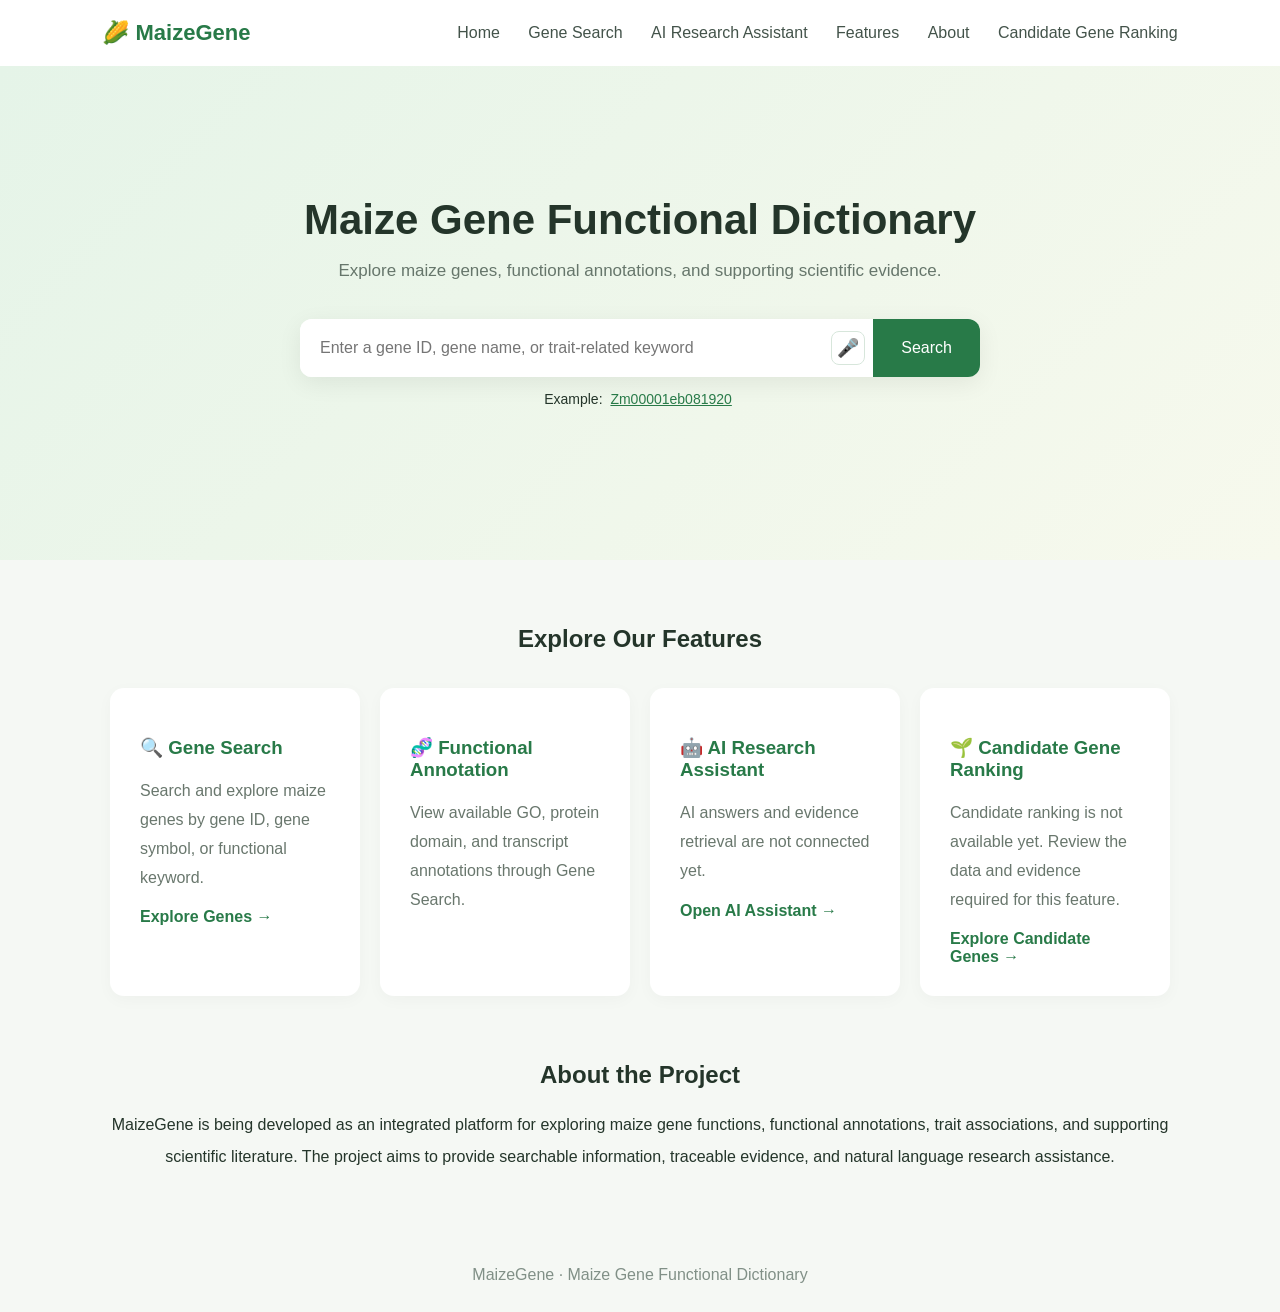
<file: website/index.html>
<!DOCTYPE html>
<html lang="en">
<head>
  <meta charset="UTF-8">
  <meta name="viewport" content="width=device-width, initial-scale=1.0">
  <title>MaizeGene | Maize Gene Functional Dictionary</title>
  <style>
    * { box-sizing: border-box; }

    body {
      margin: 0;
      font-family: "Microsoft YaHei", Arial, sans-serif;
      background: #f5f8f4;
      color: #24352a;
    }

    header {
      background: white;
      padding: 20px 8%;
      display: flex;
      justify-content: space-between;
      align-items: center;
      box-shadow: 0 2px 12px #0000000d;
    }

    .logo {
      font-size: 22px;
      font-weight: bold;
      color: #287a48;
    }

    nav a {
      margin-left: 24px;
      color: #43534a;
      text-decoration: none;
    }

    .hero {
      padding: 95px 20px;
      text-align: center;
      background: linear-gradient(135deg, #e5f4e8, #f7f9ed);
    }

    h1 {
      font-size: 42px;
      margin-bottom: 16px;
    }

    .subtitle {
      color: #66766b;
      font-size: 17px;
    }

    .search-box {
      display: flex;
      max-width: 680px;
      margin: 38px auto 12px;
      background: white;
      border-radius: 12px;
      overflow: hidden;
      box-shadow: 0 6px 24px #00000012;
    }

    input {
      flex: 1;
      min-width: 0;
      border: none;
      padding: 20px;
      font-size: 16px;
      outline: none;
    }

    button {
      border: none;
      background: #287a48;
      color: white;
      padding: 0 28px;
      cursor: pointer;
      font-size: 16px;
    }

    button:hover { background: #1d5e36; }

    #result {
      margin-top: 18px;
      color: #386447;
      min-height: 24px;
    }

    .features {
      max-width: 1100px;
      margin: 65px auto;
      padding: 0 20px;
    }

    .features h2 { text-align: center; }

    .cards {
      display: grid;
      grid-template-columns: repeat(auto-fit, minmax(220px, 1fr));
      gap: 20px;
      margin-top: 35px;
    }

    .card {
      background: white;
      padding: 30px;
      border-radius: 14px;
      box-shadow: 0 4px 16px #00000008;
    }

    .card h3 { color: #287a48; }

    .card p {
      color: #69776d;
      line-height: 1.8;
    }

    footer {
      text-align: center;
      padding: 28px;
      color: #819087;
    }

    @media (max-width: 600px) {
      header { display: block; text-align: center; }
      nav { margin-top: 15px; }
      nav a { margin: 0 8px; font-size: 13px; }
      h1 { font-size: 29px; }
      .hero { padding: 65px 15px; }
    }
  
.literature-card {
  display: block;
  text-decoration: none;
  color: inherit;
  transition: transform 0.2s, box-shadow 0.2s;
}

.literature-card:hover {
  transform: translateY(-4px);
  box-shadow: 0 8px 24px #00000015;
}

.literature-card span {
  color: #287a48;
  font-weight: bold;
}

  </style>

<link rel="stylesheet" href="responsive.css">

</head>

<body>


<header class="has-mobile-menu">
  <div class="logo">🌽 MaizeGene</div>

  <button
    class="mobile-menu-toggle"
    type="button"
    aria-label="Open navigation menu"
    aria-expanded="false"
    aria-controls="primary-navigation"
    data-menu-toggle
  >
    <span aria-hidden="true">☰</span>
  </button>

  <nav id="primary-navigation" class="site-nav">
    <a href="#home">Home</a>
    <a href="search.html">Gene Search</a>
    <a href="ai.html">AI Research Assistant</a>
    <a href="#features">Features</a>
    <a href="#about">About</a>
    <a href="trait.html">Candidate Gene Ranking</a>
  </nav>
</header>


<section class="hero" id="home">
  <h1>Maize Gene Functional Dictionary</h1>
  <p class="subtitle">
    Explore maize genes, functional annotations, and supporting scientific evidence.
  </p>

  <div class="search-box">
    <input
      id="geneInput"
      placeholder="Enter a gene ID, gene name, or trait-related keyword"
      onkeydown="if(event.key === 'Enter') searchGene()"
    >
    <button onclick="searchGene()">Search</button>
  </div>
  
<p style="margin-top: 14px; font-size: 14px;">
  Example:
  <button
    type="button"
    onclick="document.getElementById('geneInput').value='Zm00001eb081920'"
    style="background: none; border: none; color: #287a48;
           text-decoration: underline; cursor: pointer;
           font-size: 14px; padding: 0 4px;"
  >
    Zm00001eb081920
  </button>
</p>


  <p id="result"></p>
</section>

<section class="features" id="features">
  <h2>Explore Our Features</h2>

  <div class="cards">


    
<a href="search.html" class="card literature-card">
  <h3>🔍 Gene Search</h3>
  <p>
    Search and explore maize genes by gene ID,
    gene symbol, or functional keyword.
  </p>
  <span>Explore Genes →</span>
</a>


    
<div class="card">
  <h3>🧬 Functional Annotation</h3>
  <p>
    View available GO, protein domain, and transcript annotations through Gene Search.
  </p>
</div>


    

<a href="ai.html" class="card literature-card">
  <h3>🤖 AI Research Assistant</h3>
  <p>
    AI answers and evidence retrieval are not connected yet.
  </p>
  <span>Open AI Assistant →</span>
</a>



   
<a href="trait.html" class="card literature-card">
  <h3>🌱 Candidate Gene Ranking</h3>
  <p>
    Candidate ranking is not available yet. Review the data and evidence required for this feature.
  </p>
  <span>Explore Candidate Genes →</span>
</a>

  </div>
</section>


<section class="features" id="about">
  <h2>About the Project</h2>
  <p style="text-align:center;line-height:2">
    MaizeGene is being developed as an integrated platform
    for exploring maize gene functions, functional annotations,
    trait associations, and supporting scientific literature.
    The project aims to provide searchable information,
    traceable evidence, and natural language research assistance.
  </p>
</section>



<footer>
  MaizeGene · Maize Gene Functional Dictionary
</footer>


<script>
 
function searchGene() {
  const keyword = document
    .getElementById("geneInput").value.trim();

  const result = document.getElementById("result");

  if (!keyword) {
    result.textContent = "Please enter a gene ID, gene symbol, or keyword.";
    return;
  }

  
window.location.href =
  "search.html?q=" + encodeURIComponent(keyword);

}


  document.getElementById("geneInput")
    .addEventListener("keydown", function(event) {
      if (event.key === "Enter") searchGene();
    });
</script>
<script src="voice-input.js"></script>
<script src="mobile-nav.js"></script>
</body>
</html>
</file>
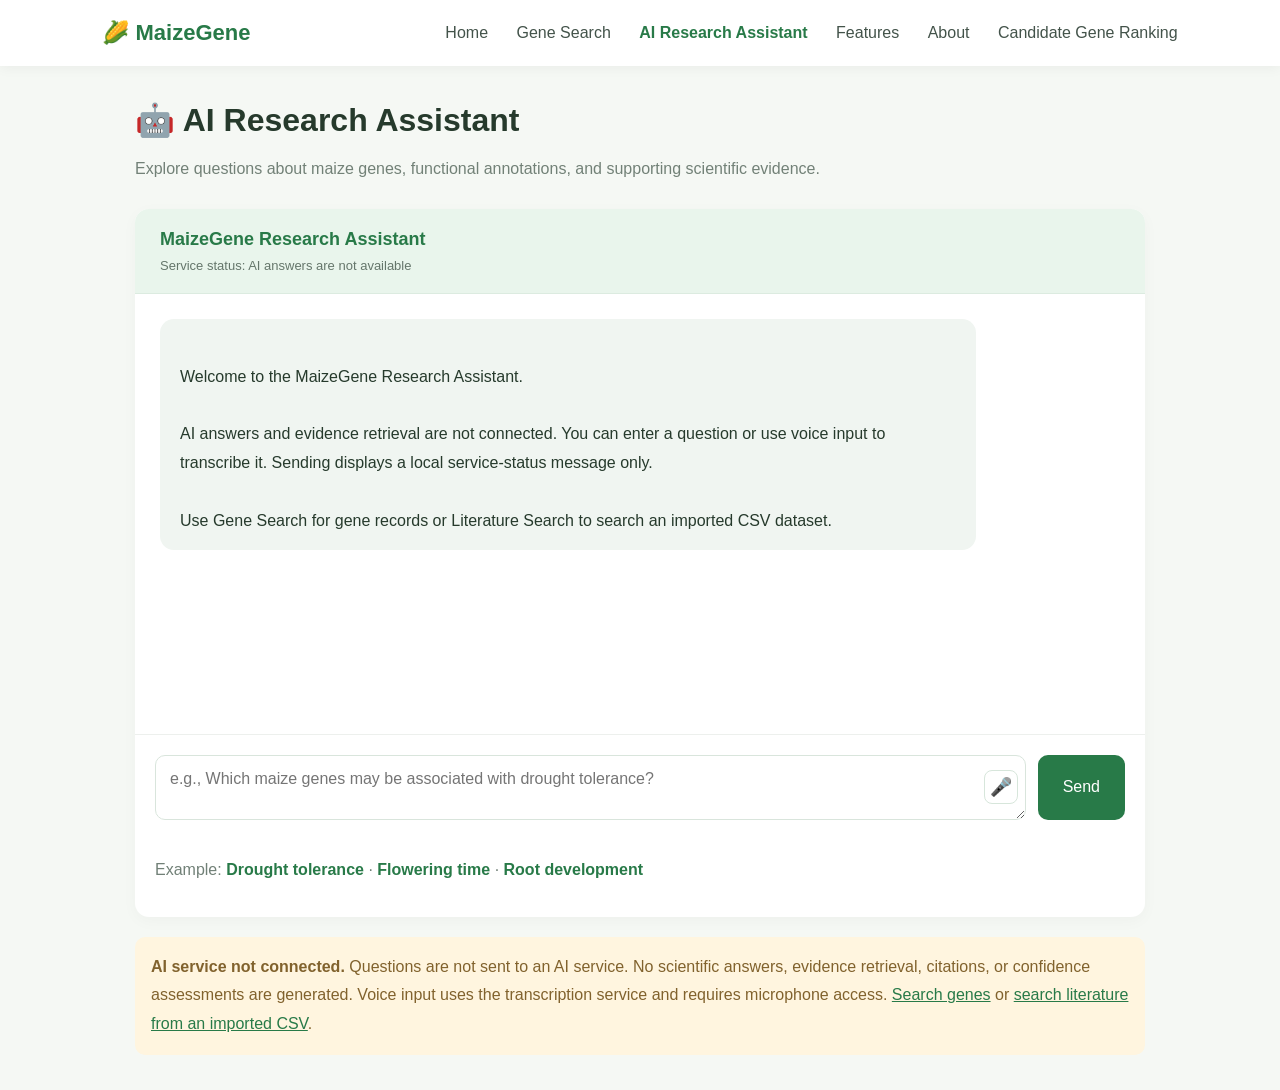
<file: website/ai.html>
<!DOCTYPE html>
<html lang="en">
<head>
<meta charset="UTF-8">
<meta name="viewport" content="width=device-width, initial-scale=1.0">
<title>AI Research Assistant | MaizeGene</title>

<style>
* { box-sizing: border-box; }

body {
  margin: 0;
  font-family: "Microsoft YaHei", Arial, sans-serif;
  background: #f5f8f4;
  color: #263a2c;
}

header {

  background: white;
  padding: 20px 8%;
  display: flex;
  align-items: center;
  justify-content: space-between;
  box-shadow: 0 2px 12px #0000000d;
}

.logo {
  font-size: 22px;
  font-weight: bold;
  color: #287a48;
  text-decoration: none;
}

nav a {
  margin-left: 24px;
  color: #43534a;
  text-decoration: none;
}

main {
  max-width: 1050px;
  margin: 35px auto;
  padding: 0 20px;
}

h1 { font-size: 32px; margin-bottom: 8px; }
a { color: #287a48; }
.muted { padding: 0 20px 16px; color: #718077; line-height: 1.8; }
button, textarea { font: inherit; }
:focus-visible { outline: 2px solid #287a48; outline-offset: 3px; }
nav a[aria-current=page] { color: #287a48; font-weight: 600; }

.subtitle {
  color: #728177;
  line-height: 1.8;
}

.chat {
  background: white;
  border-radius: 14px;
  box-shadow: 0 4px 16px #00000008;
  overflow: hidden;
  margin-top: 25px;
}

.chat-header {
  padding: 20px 25px;
  background: #e9f5ec;
  border-bottom: 1px solid #dcebe0;
}

.chat-header strong {
  color: #287a48;
  font-size: 18px;
}

.chat-header p {
  margin: 8px 0 0;
  font-size: 13px;
  color: #65766b;
}

.messages {
  height: 440px;
  overflow-y: auto;
  padding: 25px;
  display: flex;
  flex-direction: column;
  gap: 18px;
}

.message {
  padding: 15px 20px;
  border-radius: 14px;
  max-width: 85%;
  line-height: 1.8;
  white-space: pre-wrap;
  overflow-wrap: anywhere;
}

.assistant {
  align-self: flex-start;
  background: #f0f5f1;
}

.user {
  align-self: flex-end;
  background: #287a48;
  color: white;
}

.input-area {
  padding: 20px;
  border-top: 1px solid #edf0ed;
  display: flex;
  gap: 12px;
}

textarea {
  flex: 1;
  min-width: 0;
  height: 65px;
  resize: vertical;
  padding: 14px;
  border: 1px solid #d9e5dc;
  border-radius: 10px;
  font: inherit;
}

button {
  background: #287a48;
  color: white;
  border: none;
  border-radius: 10px;
  padding: 0 25px;
  cursor: pointer;
}

button:hover { background: #1f623a; }

.notice {
  background: #fff5df;
  padding: 16px;
  border-radius: 10px;
  margin-top: 20px;
  color: #81622d;
  line-height: 1.8;
}

@media (max-width: 600px) {
  header { padding: 0 16px; }
  nav a { margin-left: 10px; font-size: 13px; }
  .messages { height: 380px; padding: 14px; }
  .message { max-width: 95%; }
  .input-area { padding: 12px; }
  button { padding: 0 15px; }
}
</style>

<link rel="stylesheet" href="responsive.css">

</head>

<body>

<header class="has-mobile-menu">
  <a class="logo" href="index.html">🌽 MaizeGene</a>

  <button
    class="mobile-menu-toggle"
    type="button"
    aria-label="Open navigation menu"
    aria-expanded="false"
    aria-controls="ai-navigation"
    data-menu-toggle
  >
    <span aria-hidden="true">☰</span>
  </button>

  <nav id="ai-navigation" class="site-nav" aria-label="Primary navigation">
    <a href="index.html#home">Home</a>
    <a href="search.html">Gene Search</a>
    <a href="ai.html" aria-current="page">AI Research Assistant</a>
    <a href="index.html#features">Features</a>
    <a href="index.html#about">About</a>
    <a href="trait.html">Candidate Gene Ranking</a>
  </nav>
</header>

<main>

<h1>🤖 AI Research Assistant</h1>
<p class="subtitle">
  Explore questions about maize genes, functional annotations, and supporting scientific evidence.
</p>

<div class="chat">

  <div class="chat-header">
    <strong>MaizeGene Research Assistant</strong>
    <p>Service status: AI answers are not available</p>
  </div>

  <div class="messages" id="messages" role="log" aria-label="Conversation" aria-live="polite">
    
<div class="message assistant">
Welcome to the MaizeGene Research Assistant.

AI answers and evidence retrieval are not connected. You can enter a question or use voice input to transcribe it. Sending displays a local service-status message only.

Use Gene Search for gene records or Literature Search to search an imported CSV dataset.
</div>

  </div>

  <div class="input-area">
    <textarea
      id="question" aria-label="Research question" aria-describedby="ai-service-status"
      placeholder="e.g., Which maize genes may be associated with drought tolerance?"
    ></textarea>
    <button type="button" onclick="sendMessage()">Send</button>
  </div>
  
<p class="muted">
  Example:
  <button type="button"
    style="background:transparent;color:#287a48;border:none;padding:0;font:inherit;font-weight:600;cursor:pointer;"
    onclick="document.getElementById('question').value='Which maize genes may be associated with drought tolerance?'">
    Drought tolerance
  </button>
  ·
  <button type="button"
    style="background:transparent;color:#287a48;border:none;padding:0;font:inherit;font-weight:600;cursor:pointer;"
    onclick="document.getElementById('question').value='What is the role of maize genes in flowering time regulation?'">
    Flowering time
  </button>
  ·
  <button type="button"
    style="background:transparent;color:#287a48;border:none;padding:0;font:inherit;font-weight:600;cursor:pointer;"
    onclick="document.getElementById('question').value='Which genes are involved in maize root development?'">
    Root development
  </button>
</p>


</div>


<div class="notice" id="ai-service-status">
  <strong>AI service not connected.</strong>
  Questions are not sent to an AI service. No scientific answers, evidence retrieval,
  citations, or confidence assessments are generated. Voice input uses the transcription
  service and requires microphone access.
  <a href="search.html">Search genes</a> or
  <a href="literature.html">search literature from an imported CSV</a>.
</div>


</main>

<script>
const messages = document.getElementById("messages");
const question = document.getElementById("question");

function addMessage(text, type) {
  const message = document.createElement("div");
  message.className = "message " + type;
  message.textContent = text;
  messages.appendChild(message);
  messages.scrollTop = messages.scrollHeight;
}

function sendMessage() {
  const text = question.value.trim();

  if (!text) return;

  addMessage(text, "user");
  question.value = "";

  addMessage(
  "This question is shown locally only; it was not sent to an AI service.\n\n" +
  "The AI model and knowledge graph retrieval services " +
  "have not yet been integrated. Therefore, the system " +
  "cannot currently provide evidence-supported scientific answers.\n\n" +
  "You may explore the Literature Search page to review " +
  "publication titles, abstracts, and DOI references from an imported CSV dataset.",
  "assistant"
);

}

question.addEventListener("keydown", function(event) {
  if (event.key === "Enter" && !event.shiftKey) {
    event.preventDefault();
    sendMessage();
  }
});
</script>
<script src="voice-input.js"></script>
<script src="mobile-nav.js"></script>
</body>
</html>
</file>
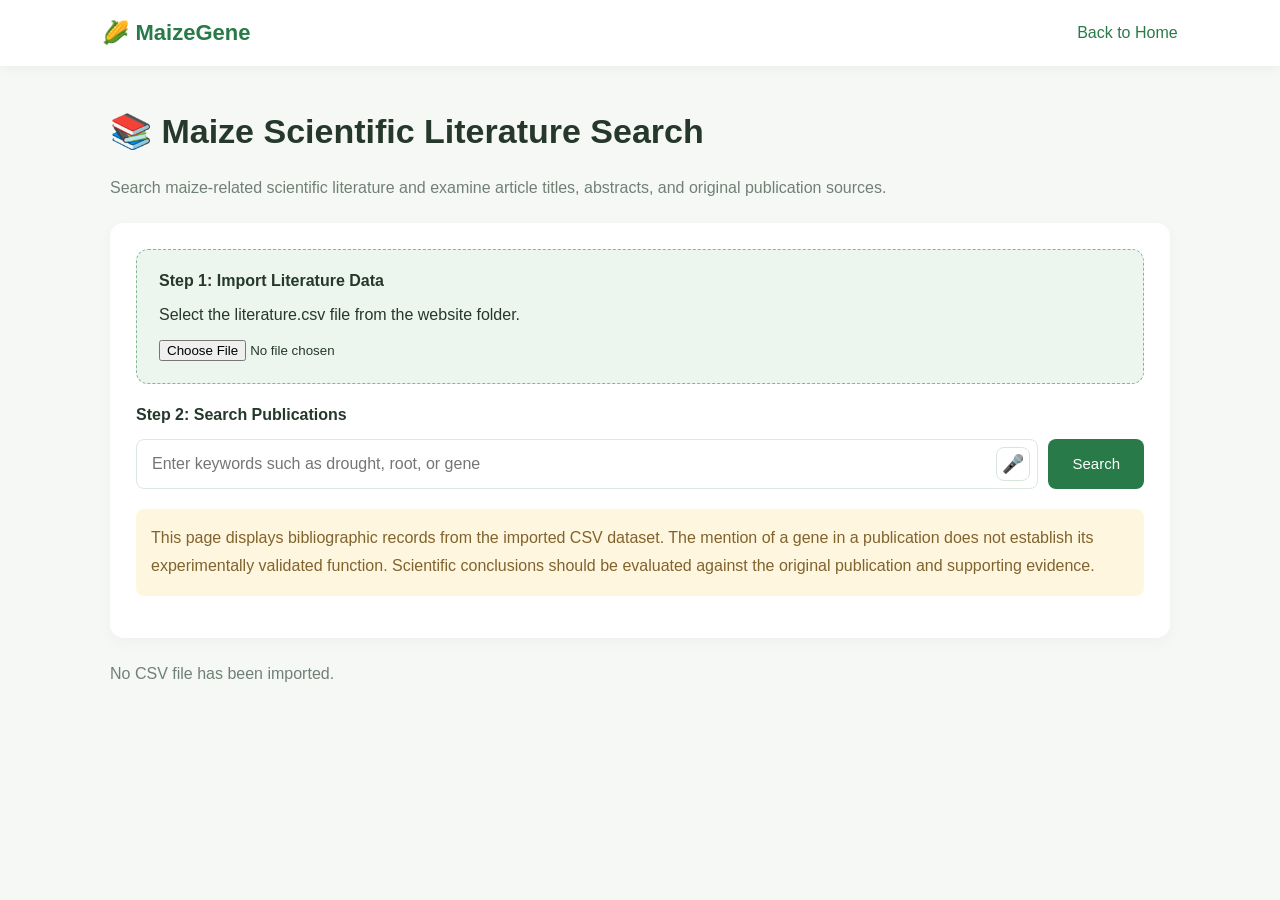
<file: website/literature.html>
<!DOCTYPE html>
<html lang="en">
<head>
  <meta charset="UTF-8">
  <meta name="viewport" content="width=device-width, initial-scale=1">
  <title>Literature Search | MaizeGene</title>
  <style>
    * { box-sizing: border-box; }

    body {
      margin: 0;
      background: #f5f8f4;
      color: #26382b;
      font-family: "Microsoft YaHei", Arial, sans-serif;
    }

    header {
      background: white;
      padding: 20px 8%;
      display: flex;
      justify-content: space-between;
      align-items: center;
      box-shadow: 0 2px 12px #0000000d;
    }

    a { color: #287a48; text-decoration: none; }

    .logo {
      font-size: 22px;
      font-weight: bold;
    }

    main {
      max-width: 1100px;
      margin: 45px auto;
      padding: 0 20px;
    }

    h1 { font-size: 34px; }

    .subtitle {
      color: #718077;
      line-height: 1.8;
    }

    .panel, .paper {
      background: white;
      border-radius: 14px;
      padding: 26px;
      margin-top: 20px;
      box-shadow: 0 4px 16px #00000009;
    }

    .upload {
      background: #edf6ee;
      border: 1px dashed #82b895;
      border-radius: 12px;
      padding: 22px;
      margin-bottom: 22px;
    }

    input[type="file"] {
      display: block;
      margin-top: 12px;
      max-width: 100%;
    }

    .search {
      display: flex;
      gap: 10px;
    }

    #keyword {
      flex: 1;
      min-width: 0;
      border: 1px solid #dce8df;
      border-radius: 8px;
      padding: 15px;
      font-size: 16px;
    }

    button {
      border: none;
      background: #287a48;
      color: white;
      padding: 0 24px;
      border-radius: 8px;
      cursor: pointer;
      font-size: 15px;
    }

    button:hover { background: #1d6037; }

    .status {
      color: #718077;
      margin: 22px 0;
      line-height: 1.8;
    }

    .paper h2 {
      margin: 12px 0;
      font-size: 20px;
      line-height: 1.5;
    }

    .tag {
      display: inline-block;
      color: #287a48;
      background: #e5f3e8;
      padding: 6px 12px;
      border-radius: 7px;
      font-size: 13px;
    }

    .meta {
      color: #7b8a80;
      font-size: 14px;
      overflow-wrap: anywhere;
    }

    .abstract {
      color: #536358;
      line-height: 1.9;
      white-space: pre-wrap;
      overflow-wrap: anywhere;
    }

    .link {
      display: inline-block;
      margin-top: 10px;
      font-weight: bold;
    }

    .note {
      margin-top: 20px;
      color: #80632d;
      background: #fff6df;
      padding: 15px;
      border-radius: 8px;
      line-height: 1.8;
    }

    @media (max-width: 600px) {
      header { padding: 18px; }
      h1 { font-size: 27px; }
      .panel, .paper { padding: 18px; }
      .search { flex-direction: column; }
      button { padding: 13px; }
    }
  </style>

<link rel="stylesheet" href="responsive.css">

</head>

<body>

<header>
  <a class="logo" href="index.html">🌽 MaizeGene</a>
  <a href="index.html">Back to Home</a>
</header>

<main>

  <h1>📚 Maize Scientific Literature Search</h1>
  <p class="subtitle">
    Search maize-related scientific literature and examine article titles, abstracts, and original publication sources.
  </p>

  <section class="panel">

    <div class="upload">
      <strong>Step 1: Import Literature Data</strong>
      <p>Select the literature.csv file from the website folder.</p>
      <input type="file" id="csvFile" accept=".csv,text/csv">
    </div>

    <strong>Step 2: Search Publications</strong>

    <div class="search" style="margin-top:15px">
      <input
        id="keyword"
        placeholder="Enter keywords such as drought, root, or gene"
      >
      <button id="searchButton">Search</button>
    </div>

    
<p class="note">
  This page displays bibliographic records from the imported
  CSV dataset. The mention of a gene in a publication does not
  establish its experimentally validated function.
  Scientific conclusions should be evaluated against
  the original publication and supporting evidence.
</p>


  </section>

  <p id="status" class="status">
    No CSV file has been imported.
  </p>

  <div id="results"></div>

</main>

<script>
  let papers = [];

  const fileInput = document.getElementById("csvFile");
  const keywordInput = document.getElementById("keyword");
  const searchButton = document.getElementById("searchButton");
  const status = document.getElementById("status");
  const results = document.getElementById("results");

  // CSV parser supporting commas, quotation marks, and multiline abstracts
  function parseCSV(text) {
    text = text.replace(/^\uFEFF/, "");

    const rows = [];
    let row = [];
    let field = "";
    let quoted = false;

    for (let i = 0; i < text.length; i++) {
      const c = text[i];

      if (c === '"') {
        if (quoted && text[i + 1] === '"') {
          field += '"';
          i++;
        } else {
          quoted = !quoted;
        }
      } else if (c === "," && !quoted) {
        row.push(field);
        field = "";
      } else if ((c === "\n" || c === "\r") && !quoted) {
        if (c === "\r" && text[i + 1] === "\n") i++;
        row.push(field);
        if (row.some(value => value.trim() !== "")) {
          rows.push(row);
        }
        row = [];
        field = "";
      } else {
        field += c;
      }
    }

    row.push(field);
    if (row.some(value => value.trim() !== "")) {
      rows.push(row);
    }

    return rows;
  }

  function getPapers(text) {
    const rows = parseCSV(text);
    if (rows.length < 2) return [];

    const headers = rows[0].map(
      h => h.trim().toLowerCase()
    );

    if (!headers.includes("title")) {
      throw new Error("Required column 'title' was not found in the CSV file.");
    }

    return rows.slice(1).map(row => {
      const item = {};

      headers.forEach((key, index) => {
        item[key] = (row[index] || "").trim();
      });

      return item;
    }).filter(item => item.title);
  }

  fileInput.addEventListener("change", async function() {
    const file = fileInput.files[0];
    if (!file) return;

    try {
      const text = await file.text();
      papers = getPapers(text);

      keywordInput.value = "";
      showPapers(papers);

    } catch (error) {
      papers = [];
      results.replaceChildren();
      status.textContent =
        "Failed to import CSV: " + error.message;
    }
  });

  function addText(parent, tag, className, value) {
    const element = document.createElement(tag);
    element.className = className;
    element.textContent = value;
    parent.appendChild(element);
    return element;
  }

  function showPapers(list) {
    results.replaceChildren();

    if (list.length === 0) {
      status.textContent = "No matching publications were found.";
      return;
    }

    status.textContent =
  "Found " + list.length + " publication record(s).";


    list.forEach((paper, index) => {
      const card = document.createElement("article");
      card.className = "paper";

      addText(
  card, "span", "tag",
  "Publication " + (index + 1)
);


      addText(
        card, "h2", "",
        paper.title || "Untitled Publication"
      );

      addText(
        card, "p", "meta",
        "Publication Year:" + (paper.year || "Not Available") +
        "  |  PMID：" + (paper.pmid || "Not Available")
      );

      addText(
        card, "p", "abstract",
        paper.abstract || "Abstract Not Available"
      );

      if (paper.doi) {
        addText(
          card, "p", "meta",
          "DOI：" + paper.doi
        );

        if (/^10\.\d{4,9}\/\S+$/i.test(paper.doi)) {
          const link = document.createElement("a");
          link.className = "link";
          link.href = "https://doi.org/" +
            encodeURI(paper.doi);
          link.target = "_blank";
          link.rel = "noopener noreferrer";
          link.textContent = "View Original Publication →";
          card.appendChild(link);
        }
      }

      results.appendChild(card);
    });
  }

  function searchPapers() {
    if (!fileInput.files.length) {
      status.textContent = "Please import literature.csv before searching.";
      return;
    }

    const keyword = keywordInput.value
      .trim().toLowerCase();

    const filtered = papers.filter(paper => {
      return [
        paper.title,
        paper.abstract,
        paper.doi,
        paper.year
      ].some(value =>
        String(value || "").toLowerCase().includes(keyword)
      );
    });

    showPapers(filtered);
  }

  searchButton.addEventListener("click", searchPapers);

  keywordInput.addEventListener("keydown", event => {
    if (event.key === "Enter") searchPapers();
  });

</script>
<script src="voice-input.js"></script>
</body>
</html>
</file>
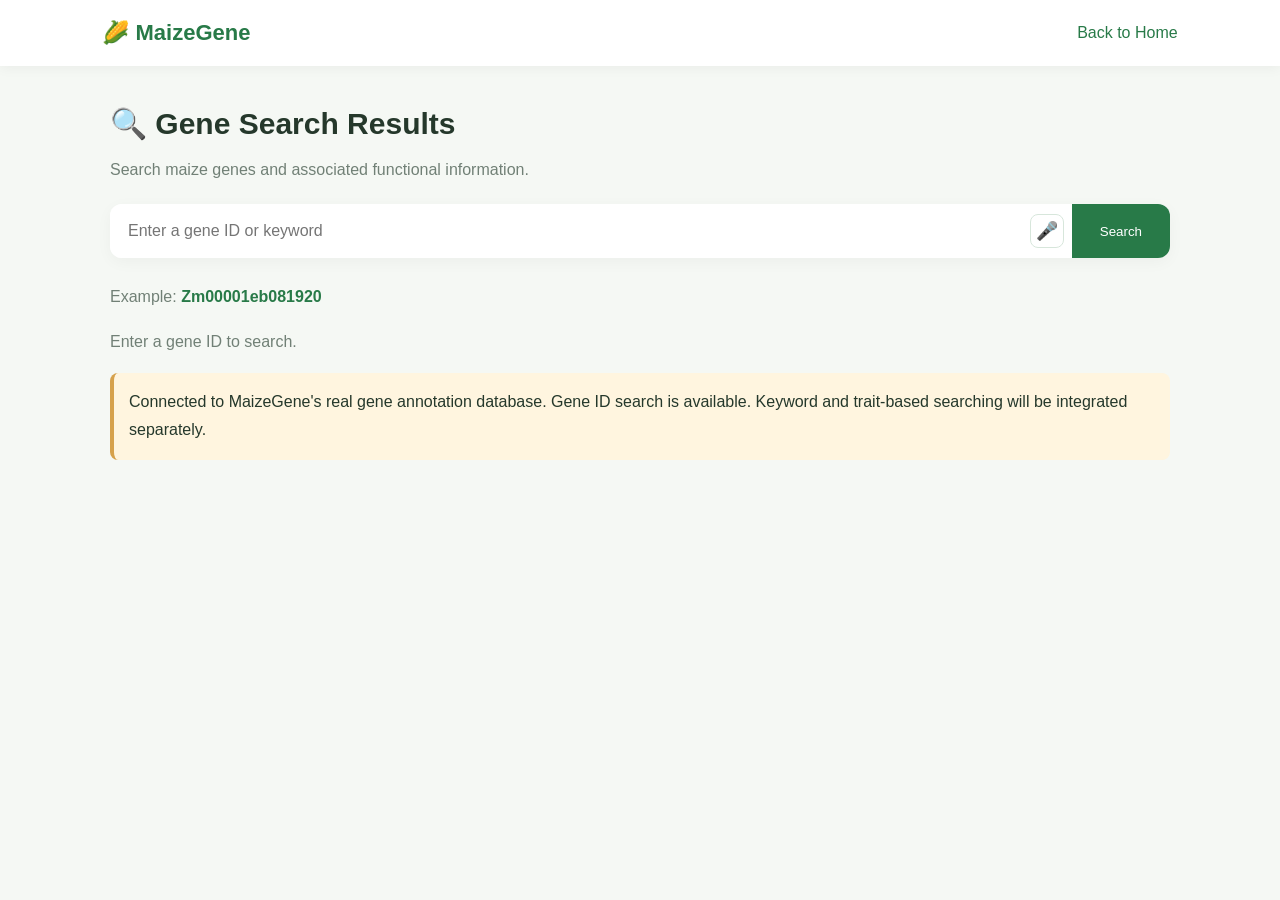
<file: website/search.html>
<!DOCTYPE html>

<html lang="en">
<head>
  <meta charset="UTF-8">
  <meta name="viewport" content="width=device-width, initial-scale=1">
  <title>Gene Search | MaizeGene</title>

  <style>
    * { box-sizing: border-box; }

    body {
      margin: 0;
      font-family: "Microsoft YaHei", Arial, sans-serif;
      background: #f5f8f4;
      color: #25382b;
    }

    header {
      background: white;
      padding: 20px 8%;
      display: flex;
      justify-content: space-between;
      align-items: center;
      box-shadow: 0 2px 12px #0000000d;
    }

    .logo {
      font-size: 22px;
      font-weight: bold;
      color: #287a48;
      text-decoration: none;
    }

    a { color: #287a48; text-decoration: none; }

    .container {
      max-width: 1100px;
      margin: 40px auto;
      padding: 0 20px;
    }

    h1 { font-size: 30px; }

    .subtitle { color: #718076; }

    .search-box {
      display: flex;
      background: white;
      border-radius: 12px;
      overflow: hidden;
      margin: 25px 0;
      box-shadow: 0 4px 16px #0000000a;
    }

    input {
      flex: 1;
      min-width: 0;
      border: none;
      padding: 18px;
      font-size: 16px;
      outline: none;
    }

    button {
      background: #287a48;
      color: white;
      border: none;
      padding: 0 28px;
      cursor: pointer;
    }

    button:hover { background: #1b6037; }

    .card {
      background: white;
      padding: 25px;
      border-radius: 14px;
      margin-top: 20px;
      box-shadow: 0 4px 16px #00000008;
    }

    .card h2 {
      color: #287a48;
      margin-top: 0;
    }

    .tag {
      display: inline-block;
      padding: 6px 12px;
      background: #e6f3e9;
      color: #287a48;
      border-radius: 8px;
      font-size: 13px;
    }

    .button-link {
      display: inline-block;
      margin-top: 15px;
      background: #287a48;
      color: white;
      padding: 11px 20px;
      border-radius: 8px;
    }

    .notice {
      background: #fff5df;
      border-left: 4px solid #d6a14b;
      padding: 15px;
      border-radius: 8px;
      line-height: 1.8;
    }

    .muted {
      color: #718076;
      line-height: 1.8;
    }

    @media (max-width: 600px) {
      header { padding: 16px; }
      h1 { font-size: 25px; }
      .card { padding: 20px; }
    }
  </style>

<link rel="stylesheet" href="responsive.css">

</head>

<body>

<header>
  <a class="logo" href="index.html">🌽 MaizeGene</a>
  <a href="index.html">	Back to Home</a>
</header>

<main class="container">

  <h1>🔍 Gene Search Results</h1>
  <p class="subtitle">Search maize genes and associated functional information.</p>

  <div class="search-box">
    <input id="searchInput"
       placeholder="Enter a gene ID or keyword"
       onkeydown="if(event.key === 'Enter') doSearch()">
    <button onclick="doSearch()">Search</button>
  </div> 

<p class="muted">
  Example:
  <button
    type="button"
    style="background: transparent; color: #287a48; border: none; padding: 0; font: inherit; font-weight: 600; cursor: pointer;"
    onclick="document.getElementById('searchInput').value='Zm00001eb081920'">
    Zm00001eb081920
  </button>
</p>



  <p id="searchSummary" class="muted"></p>

<div class="notice">
  Connected to MaizeGene's real gene annotation database.
  Gene ID search is available. Keyword and trait-based
  searching will be integrated separately.
</div>


  <div id="results"></div>

</main>


<script>
const params = new URLSearchParams(window.location.search);
const keyword = params.get("q") || "";

const input = document.getElementById("searchInput");
const summary = document.getElementById("searchSummary");
const results = document.getElementById("results");

input.value = keyword;

function doSearch() {
  const value = input.value.trim();
  if (!value) {
    summary.textContent = "Please enter a gene ID.";
    results.replaceChildren();
    return;
  }

  window.location.href =
    "search.html?q=" + encodeURIComponent(value);
}

function showMessage(titleText, description) {
  const card = document.createElement("div");
  card.className = "card";

  const title = document.createElement("h2");
  title.textContent = titleText;

  const message = document.createElement("p");
  message.className = "muted";
  message.textContent = description;

  card.append(title, message);
  results.replaceChildren(card);
}

async function showResults() {
  if (!keyword.trim()) {
    summary.textContent = "Enter a gene ID to search.";
    return;
  }

  summary.textContent = "Searching...";
  results.replaceChildren();

if (!/^Zm\d{5}eb\d{6}$/i.test(keyword.trim())) {
  await showSemanticResults(keyword.trim());
  return;

}
  try {
    const response = await fetch(
      "/genes/" + encodeURIComponent(keyword.trim())
    );

    if (response.status === 404) {
      summary.textContent = "No matching gene found.";
      showMessage(
        "Gene Not Found",
        "No matching gene ID was found. Please check the ID."
      );
      return;
    }

    if (!response.ok) {
      throw new Error("HTTP " + response.status);
    }

    const data = await response.json();
    const gene = data.gene;

    summary.textContent = "1 gene record found.";

    const card = document.createElement("div");
    card.className = "card";

    const tag = document.createElement("span");
    tag.className = "tag";
    tag.textContent = "Real database record";

    const title = document.createElement("h2");
    title.textContent =
      (gene.symbol || gene.gene_id) + " · " + gene.gene_id;

    const description = document.createElement("p");
    description.className = "muted";
    description.textContent =
      gene.function_description || "No function description available.";

    const counts = document.createElement("p");
    counts.className = "muted";
    counts.textContent =
      "GO: " + (data.go || []).length +
      " · Domains: " + (data.protein_domains || []).length +
      " · Transcripts: " + (data.transcripts || []).length;

    const link = document.createElement("a");
    link.className = "button-link";
    link.href = "gene.html?id=" + encodeURIComponent(gene.gene_id);
    link.textContent = "View Gene Details →";

    card.append(tag, title, description, counts, link);
    results.appendChild(card);

  } catch (error) {
    summary.textContent = "Search failed.";
    showMessage(
      "Unable to query database",
      "Please check the backend service. " + error.message
    );
  }
}

async function showSemanticResults(query) {
  summary.textContent = "Searching maize genes by semantic similarity...";
  results.replaceChildren();

  try {
    const response = await fetch("/search", {
      method: "POST",
      headers: {
        "Content-Type": "application/json; charset=utf-8"
      },
      body: JSON.stringify({
        query: query,
        top_k: 10
      })
    });

    if (!response.ok) {
      throw new Error("HTTP " + response.status);
    }

    const data = await response.json();
    const genes = data.results || [];

    summary.textContent =
      genes.length + " semantic candidates found among " +
      data.total_genes + " maize genes.";

    if (genes.length === 0) {
      showMessage("No candidates", "No semantic matches were returned.");
      return;
    }

    genes.forEach((gene, index) => {
      const card = document.createElement("div");
      card.className = "card";

      const tag = document.createElement("span");
      tag.className = "tag";
      tag.textContent = "Semantic candidate · Rank " + (index + 1);

      const title = document.createElement("h2");
      title.textContent = gene.gene_id;

      const score = document.createElement("p");
      score.className = "muted";
      score.textContent =
        "Embedding similarity: " + Number(gene.similarity).toFixed(6);

      const link = document.createElement("a");
      link.className = "button-link";
      link.href = "gene.html?id=" + encodeURIComponent(gene.gene_id);
      link.textContent = "View Gene Details →";

      card.append(tag, title, score, link);
      results.appendChild(card);
    });

    const notice = document.createElement("p");
    notice.className = "muted";
    notice.textContent =
      "Similarity scores indicate retrieval relevance, not validated gene–trait associations or probabilities.";

    results.prepend(notice);

  } catch (error) {
    summary.textContent = "Semantic search failed.";
    showMessage(
      "Unable to perform semantic search",
      "Please check the Embedding service. " + error.message
    );
  }
}

input.addEventListener("keydown", function(event) {
  if (event.key === "Enter") doSearch();
});

showResults();
</script>

<script src="voice-input.js"></script>
</body>
</html>
</file>
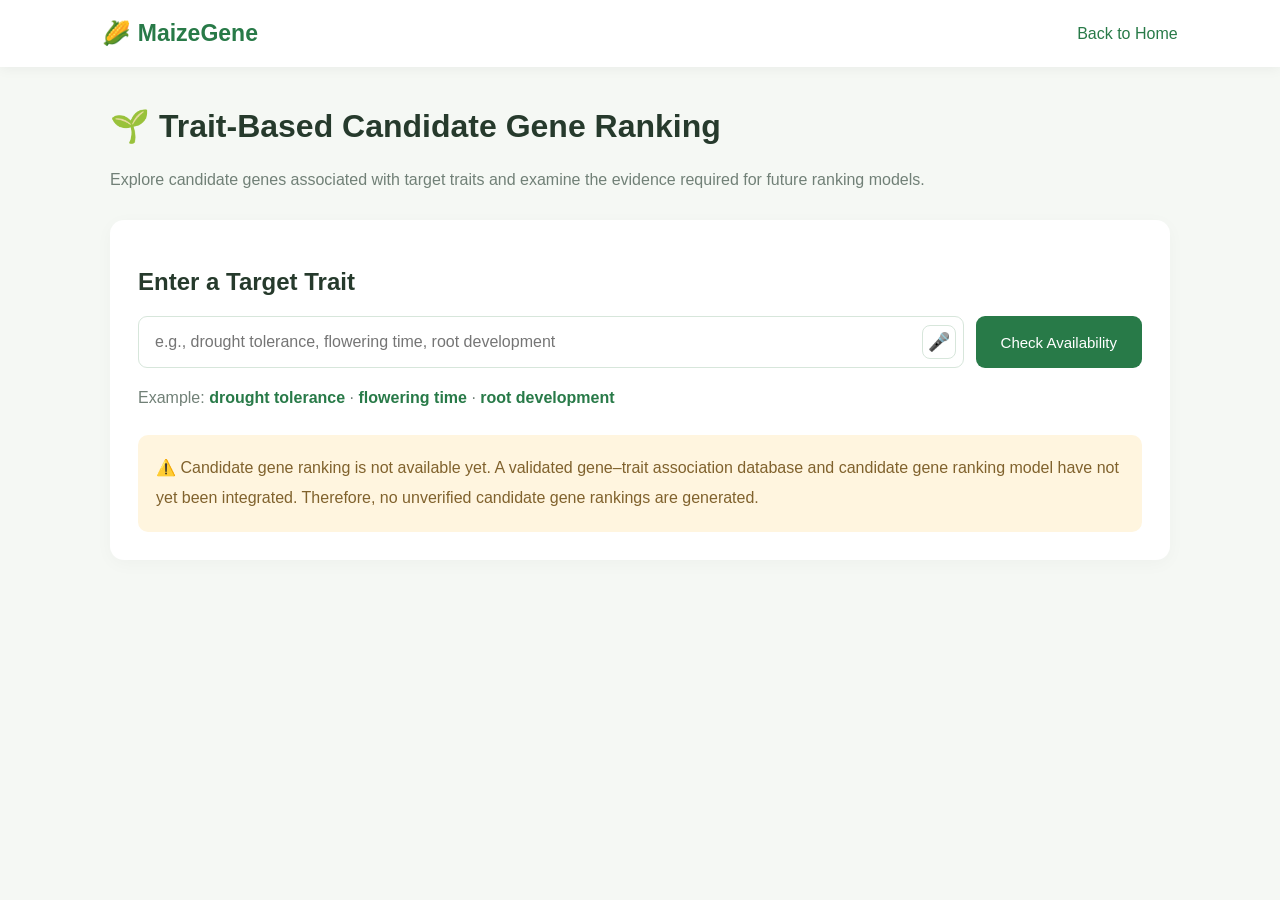
<file: website/trait.html>
<!DOCTYPE html>
<html lang="en">
<head>
<meta charset="UTF-8">
<meta name="viewport" content="width=device-width, initial-scale=1">
<title>Candidate Gene Ranking | MaizeGene</title>

<style>
* { box-sizing: border-box; }

body {
  margin: 0;
  font-family: "Microsoft YaHei", Arial, sans-serif;
  background: #f5f8f4;
  color: #263a2c;
}

header {
  background: white;
  padding: 20px 8%;
  display: flex;
  justify-content: space-between;
  align-items: center;
  box-shadow: 0 2px 12px #0000000d;
}

a { color: #287a48; text-decoration: none; }

.logo {
  font-size: 23px;
  font-weight: bold;
}

main {
  max-width: 1100px;
  margin: 40px auto;
  padding: 0 20px;
}

h1 { font-size: 32px; }

.subtitle {
  color: #718077;
  line-height: 1.8;
}

.panel {
  background: white;
  padding: 28px;
  border-radius: 14px;
  margin-top: 25px;
  box-shadow: 0 4px 18px #00000008;
}

.search-box {
  display: flex;
  gap: 12px;
  margin-top: 20px;
}

input {
  flex: 1;
  min-width: 0;
  padding: 16px;
  font-size: 16px;
  border: 1px solid #d7e6db;
  border-radius: 9px;
}

button {
  border: none;
  background: #287a48;
  color: white;
  padding: 0 25px;
  border-radius: 9px;
  cursor: pointer;
  font-size: 15px;
}

button:hover { background: #1b6037; }

.notice {
  background: #fff5df;
  color: #80622d;
  padding: 18px;
  border-radius: 10px;
  margin-top: 22px;
  line-height: 1.9;
}

.card {
  background: white;
  padding: 25px;
  border-radius: 14px;
  margin-top: 20px;
  box-shadow: 0 4px 16px #00000008;
}

.card h2 {
  color: #287a48;
  font-size: 20px;
}

.tag {
  display: inline-block;
  background: #e4f3e8;
  color: #287a48;
  border-radius: 8px;
  padding: 6px 12px;
  font-size: 13px;
}

.muted {
  color: #718077;
  line-height: 1.8;
}

@media (max-width: 600px) {
  header { padding: 18px; }
  h1 { font-size: 26px; }
  .panel { padding: 18px; }
  .search-box { flex-direction: column; }
  button { padding: 15px; }
}
</style>

<link rel="stylesheet" href="responsive.css">

</head>

<body>

<header>
  <a class="logo" href="index.html">🌽 MaizeGene</a>
  <a href="index.html">Back to Home</a>
</header>

<main>
  <h1>🌱 Trait-Based Candidate Gene Ranking</h1>

  <p class="subtitle">
    Explore candidate genes associated with target traits and examine the evidence required for future ranking models.
  </p>

  <section class="panel">
    <h2>Enter a Target Trait</h2>

    <div class="search-box">
      <input id="traitInput"
       placeholder="e.g., drought tolerance, flowering time, root development">
<button onclick="searchTrait()">Check Availability</button>

    </div>
    
<p class="muted">
  Example:
  <button type="button"
    style="background:transparent; color:#287a48; border:none; padding:0; font:inherit; font-weight:600; cursor:pointer;"
    onclick="document.getElementById('traitInput').value='drought tolerance'">
    drought tolerance
  </button>
  ·
  <button type="button"
    style="background:transparent; color:#287a48; border:none; padding:0; font:inherit; font-weight:600; cursor:pointer;"
    onclick="document.getElementById('traitInput').value='flowering time'">
    flowering time
  </button>
  ·
  <button type="button"
    style="background:transparent; color:#287a48; border:none; padding:0; font:inherit; font-weight:600; cursor:pointer;"
    onclick="document.getElementById('traitInput').value='root development'">
    root development
  </button>
</p>


    
<div class="notice">
  ⚠️ Candidate gene ranking is not available yet.
  A validated gene–trait association database and
  candidate gene ranking model have not yet been integrated.
  Therefore, no unverified candidate gene rankings
  are generated.
</div>

  </section>

  <div id="results"></div>

</main>

<script>
function searchTrait() {
  const trait = document.getElementById("traitInput")
    .value.trim();

  const results = document.getElementById("results");
  results.replaceChildren();

  if (!trait) {
    const message = document.createElement("p");
    message.textContent = "Please enter a target trait.";
    results.appendChild(message);
    return;
  }

  const card = document.createElement("section");
  card.className = "card";

  const tag = document.createElement("span");
  tag.className = "tag";
  tag.textContent = "Candidate Ranking · Awaiting Data Integration";

  const title = document.createElement("h2");
  title.textContent = "Target Trait:" + trait;

  const description = document.createElement("p");
  description.className = "muted";
  description.textContent =
    "	The target trait is shown locally only. Validated gene–trait association data and a ranking model are not yet available; therefore, no candidate gene rankings are generated.";

  const evidenceTitle = document.createElement("h3");
  evidenceTitle.textContent = "Planned Ranking Evidence";

  const evidence = document.createElement("p");
  evidence.className = "muted";
  evidence.textContent =
  "1. Experimentally validated gene function evidence\n" +
  "2. Genetic association evidence between genes and target traits\n" +
  "3. Literature sources and evidence classifications\n" +
  "4. Homologous gene information and functional annotations";


  evidence.style.whiteSpace = "pre-line";

  const link = document.createElement("a");
  link.href = "literature.html";
  link.textContent = "Explore Scientific Literature →";

  card.append(
    tag, title, description,
    evidenceTitle, evidence, link
  );

  results.appendChild(card);
}

document.getElementById("traitInput")
  .addEventListener("keydown", event => {
    if (event.key === "Enter") searchTrait();
  });
</script>
<script src="voice-input.js"></script>
</body>
</html>
</file>
<file: website/responsive.css>
/* =====================================
   MaizeGene - Mobile Responsive Styles
   Only affects tablet and mobile screens.
   Desktop appearance remains unchanged.
===================================== */

/* Tablet and smaller screens */
@media screen and (max-width: 768px) {

    html,
    body {
        max-width: 100%;
        overflow-x: hidden;
    }

    /* Header and navigation */
    header {
        display: flex;
        flex-wrap: wrap;
        gap: 12px;
        height: auto;
    }

    header nav {
        display: flex;
        flex-wrap: wrap;
        gap: 8px 16px;
    }

    header nav a {
        margin: 0;
    }

    /* Main content */
    main,
    .container,
    .features {
        width: 100%;
        max-width: 100%;
    }

    /* Prevent content from overflowing */
    .card,
    .panel,
    .paper,
    .notice,
    .warning {
        min-width: 0;
        overflow-wrap: anywhere;
    }

    /* Tables can scroll horizontally */
    table {
        display: block;
        width: 100%;
        max-width: 100%;
        overflow-x: auto;
        -webkit-overflow-scrolling: touch;
        white-space: nowrap;
    }

    /* Voice input */
    .voice-input-wrapper {
        min-width: 0;
    }

    .voice-input-button {
        flex-shrink: 0;
        touch-action: manipulation;
    }
}


/* Mobile phones */
@media screen and (max-width: 600px) {

    /* Header */
    header {
        display: flex;
        flex-direction: column;
        align-items: flex-start;
        justify-content: center;
        height: auto;
        min-height: 0;
        padding: 15px 16px !important;
        text-align: left;
        gap: 10px;
    }

    header nav {
        width: 100%;
        display: flex;
        flex-wrap: wrap;
        gap: 10px 16px;
    }

    header nav a {
        margin: 0 !important;
        font-size: 14px;
    }

    /* Main content */
    main,
    .container {
        width: 100%;
        margin: 25px auto !important;
        padding-left: 14px !important;
        padding-right: 14px !important;
    }

    /* Homepage */
    .hero {
        padding: 55px 14px !important;
    }

    .hero h1,
    h1 {
        font-size: clamp(24px, 7vw, 30px);
        line-height: 1.35;
        overflow-wrap: anywhere;
    }

    .subtitle {
        font-size: 15px;
        line-height: 1.7;
    }

    .features {
        margin: 40px auto;
        padding: 0 14px;
    }

    .cards {
        grid-template-columns: 1fr;
        gap: 15px;
    }

    .card,
    .panel,
    .paper {
        padding: 18px !important;
    }

    /* Search areas */
    .search-box,
    .search {
        min-width: 0;
        gap: 8px;
    }

    .voice-input-wrapper {
        min-width: 0;
        max-width: 100%;
    }

    .search-box input,
    .search input,
    #keyword {
        font-size: 16px;
        min-width: 0;
    }

    .search-box > button,
    .search > button {
        min-height: 46px;
        padding-left: 16px;
        padding-right: 16px;
        flex-shrink: 0;
    }

    /* Trait and literature search buttons */
    .search-box {
        align-items: stretch;
    }

    /* Gene details */
    .info-grid {
        grid-template-columns: 1fr;
        gap: 15px;
    }

    th,
    td {
        padding: 10px;
        font-size: 14px;
    }

    /* Literature upload */
    .upload {
        padding: 16px;
    }

    input[type="file"] {
        width: 100%;
        max-width: 100%;
        font-size: 14px;
    }

    .abstract {
        font-size: 14px;
        line-height: 1.8;
    }

    /* AI Research Assistant */
    .messages {
        height: 55vh;
        min-height: 260px;
        max-height: 420px;
        padding: 14px;
    }

    .message {
        max-width: 100%;
        padding: 12px 14px;
        font-size: 14px;
    }

    .input-area {
        display: flex;
        flex-direction: column;
        padding: 12px;
        gap: 10px;
    }

    .input-area .voice-input-wrapper {
        width: 100%;
        flex: 1 1 auto;
    }

    .input-area textarea {
        width: 100%;
        min-height: 90px;
        font-size: 16px;
    }

    .input-area > button {
        width: 100%;
        min-height: 46px;
    }

    /* General spacing */
    .notice,
    .warning,
    .note {
        padding: 14px;
        font-size: 14px;
        line-height: 1.8;
    }

    footer {
        padding: 22px 14px;
        font-size: 13px;
    }
}


/* Extra small phones */
@media screen and (max-width: 380px) {

    header nav {
        gap: 8px 11px;
    }

    header nav a {
        font-size: 13px;
    }

    .hero h1,
    h1 {
        font-size: 24px;
    }

    .search-box input,
    .search input {
        padding: 13px;
    }

    .search-box > button,
    .search > button {
        padding-left: 12px;
        padding-right: 12px;
        font-size: 14px;
    }
}


/* =====================================
   Mobile hamburger navigation
   Only applies to the homepage and AI page.
===================================== */

.mobile-menu-toggle {
    display: none;
}

@media screen and (max-width: 600px) {
    header.has-mobile-menu {
        display: flex !important;
        flex-direction: row !important;
        flex-wrap: wrap;
        align-items: center;
        justify-content: space-between;
        height: auto;
        min-height: 64px;
        gap: 12px;
        padding: 14px 16px !important;
        text-align: left;
    }

    header.has-mobile-menu .mobile-menu-toggle {
        display: inline-flex;
        align-items: center;
        justify-content: center;
        flex: 0 0 42px;
        width: 42px;
        height: 42px;
        padding: 0;
        border: 1px solid #dce8df;
        border-radius: 9px;
        background: #f3f8f4;
        color: #287a48;
        font-size: 25px;
        line-height: 1;
        cursor: pointer;
        touch-action: manipulation;
    }

    header.has-mobile-menu .mobile-menu-toggle:hover {
        background: #e8f2ea;
    }

    header.has-mobile-menu .site-nav {
        display: none;
        flex: 0 0 100%;
        flex-direction: column;
        align-items: stretch;
        width: 100%;
        margin: 0;
        padding: 6px 0 0;
        gap: 0;
    }

    header.has-mobile-menu .site-nav.is-open {
        display: flex;
    }

    header.has-mobile-menu .site-nav a {
        display: block;
        width: 100%;
        margin: 0 !important;
        padding: 12px 4px;
        border-top: 1px solid #edf2ee;
        color: #43534a;
        font-size: 15px;
        line-height: 1.4;
        text-align: left;
        text-decoration: none;
    }

    header.has-mobile-menu .site-nav a:active {
        color: #287a48;
    }
}
</file>
